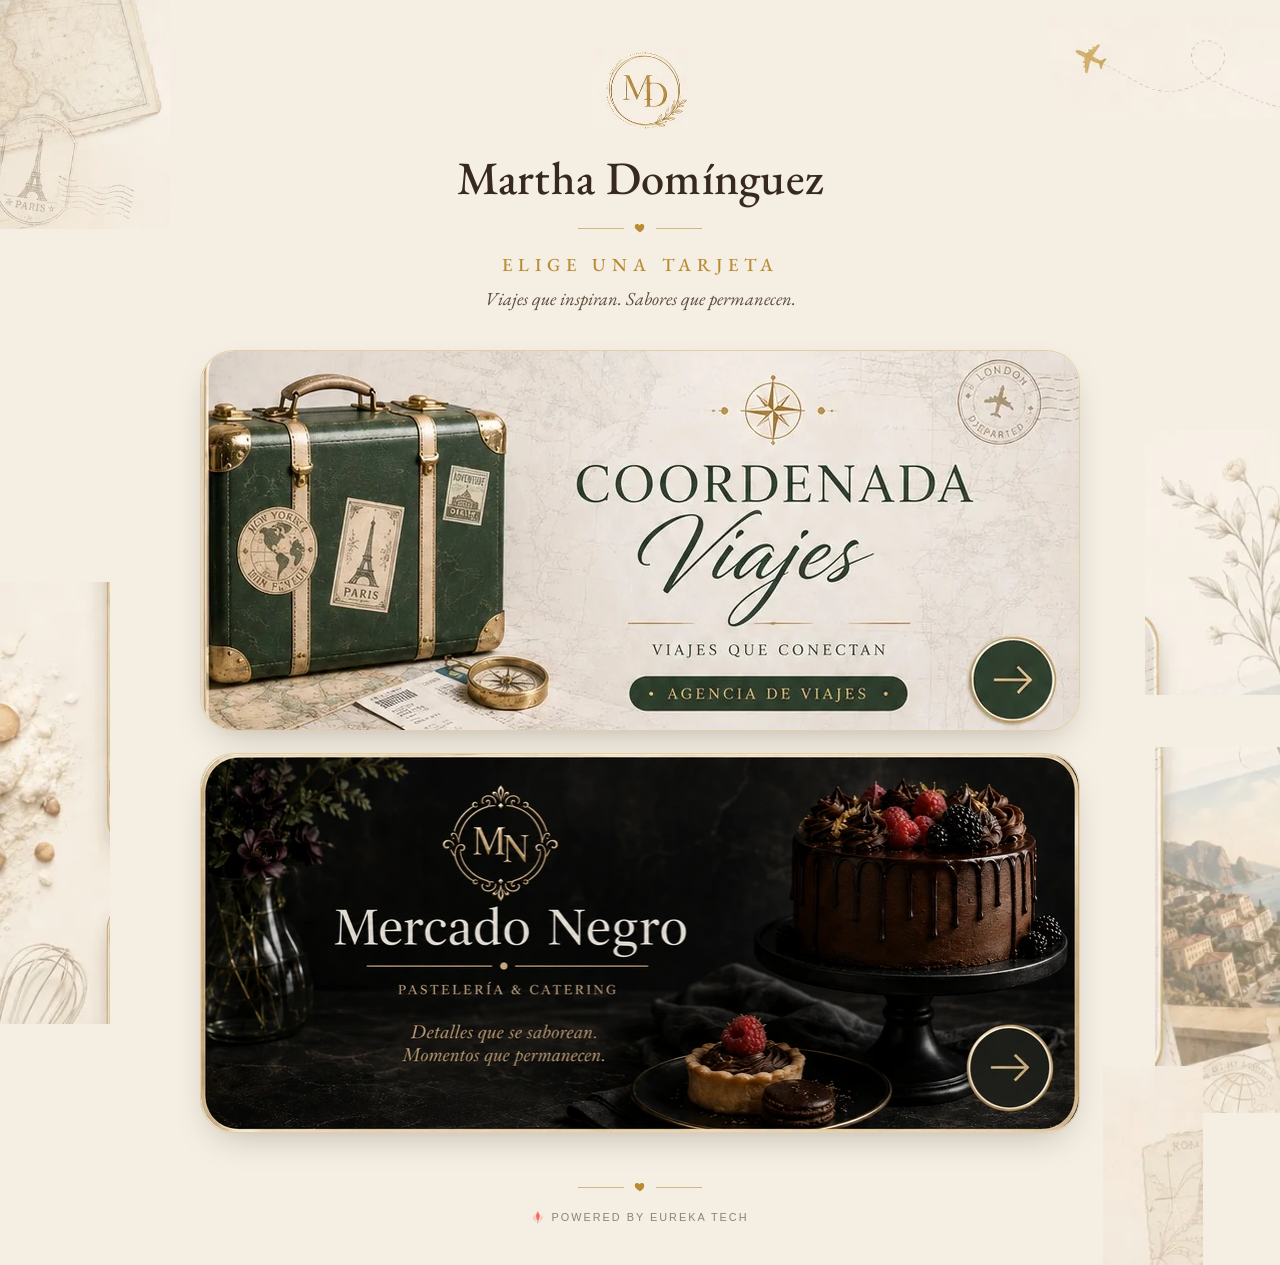
<file: index.html>
<!DOCTYPE html>
<html lang="es">
<head>
  <meta charset="UTF-8">
  <meta name="viewport" content="width=device-width, initial-scale=1.0">
  <link rel="icon" type="image/png" sizes="32x32" href="images/md-icons-v2/martha-md-32.png">
  <link rel="icon" type="image/png" sizes="48x48" href="images/md-icons-v2/martha-md-48.png">
  <link rel="icon" type="image/png" sizes="192x192" href="images/md-icons-v2/martha-md-192.png">
  <link rel="shortcut icon" href="images/md-icons-v2/favicon.ico">
  <link rel="apple-touch-icon" sizes="180x180" href="images/md-icons-v2/martha-md-180.png">
  <meta name="theme-color" content="#F4EEE3">
  <title>Martha Domínguez — Tarjeta Digital</title>
  <meta name="description" content="Tarjeta digital · Coordenada Viajes y Mercado Negro">
  <meta property="og:type" content="profile">
  <meta property="og:title" content="Martha Domínguez">
  <meta property="og:description" content="Tarjeta digital · Coordenada Viajes y Mercado Negro">
  <meta property="og:image" content="https://tarjeta-martha.web.app/images/md-icons/og-share-1200x630.jpg">
  <meta property="og:image:width" content="1200">
  <meta property="og:image:height" content="630">
  <meta property="og:url" content="https://tarjeta-martha.web.app/">
  <meta property="og:site_name" content="Martha Domínguez">
  <meta name="twitter:card" content="summary_large_image">
  <meta name="twitter:title" content="Martha Domínguez">
  <meta name="twitter:description" content="Tarjeta digital · Coordenada Viajes y Mercado Negro">
  <meta name="twitter:image" content="https://tarjeta-martha.web.app/images/md-icons/og-share-1200x630.jpg">
  <link rel="preconnect" href="https://fonts.googleapis.com">
  <link rel="preconnect" href="https://fonts.gstatic.com" crossorigin>
  <link href="https://fonts.googleapis.com/css2?family=EB+Garamond:ital,wght@0,400;0,500;0,600;1,400;1,500&family=Alex+Brush&display=swap" rel="stylesheet">
  <style>
    /* ══════════════════════════════════════════════════════════
       Martha Domínguez — digital card hub.
       Warm cream vintage-travel shell built to the approved
       reference mockup. Card artwork is production imagery,
       used exactly as delivered — no redrawing.
       ══════════════════════════════════════════════════════════ */
    *, *::before, *::after { box-sizing: border-box; margin: 0; padding: 0; }
    html { overflow-x: hidden; }
    a { color: inherit; text-decoration: none; }
    img { display: block; max-width: 100%; }

    body {
      min-height: 100vh;
      min-height: 100dvh;
      background: #F4EEE3;
      display: flex;
      flex-direction: column;
      align-items: center;
      font-family: Arial, Helvetica, sans-serif;
      -webkit-font-smoothing: antialiased;
      overflow-x: hidden;
      position: relative;
      padding: 48px 24px 40px;
    }

    /* ── Decorative fragments — non-interactive, behind content ── */
    .decor {
      position: absolute;
      pointer-events: none;
      z-index: 0;
      opacity: 0.9;
    }
    .decor img { width: 100%; height: auto; display: block; }

    .decor--map-tl   { top: 0;    left: 0;    width: clamp(90px, 14vw, 170px); }
    .decor--plane-tr { top: 18px; right: 0;   width: clamp(120px, 18vw, 230px); }
    .decor--botanical-r { top: 34%; right: 0; width: clamp(80px, 11vw, 135px); }
    .decor--shells-l  { top: 46%; left: 0;    width: clamp(65px, 9vw, 110px); }
    .decor--postcard-r { bottom: 12%; right: 0; width: clamp(75px, 10vw, 125px); }
    .decor--map-br    { bottom: 0; right: 6%; width: clamp(65px, 9vw, 100px); }

    @media (max-width: 720px) {
      .decor--botanical-r, .decor--shells-l, .decor--postcard-r { display: none; }
    }
    @media (max-width: 480px) {
      .decor--map-tl, .decor--plane-tr, .decor--map-br { opacity: 0.55; }
    }

    .hub {
      position: relative;
      z-index: 1;
      width: 100%;
      max-width: 880px;
      display: flex;
      flex-direction: column;
      align-items: center;
    }

    .monogram {
      width: 96px;
      height: auto;
      margin-bottom: 18px;
    }

    .name {
      font-family: 'EB Garamond', Georgia, serif;
      font-weight: 500;
      font-size: clamp(2.1rem, 6vw, 2.9rem);
      color: #38291F;
      letter-spacing: 0.3px;
      text-align: center;
      margin-bottom: 14px;
    }

    .divider {
      display: flex;
      align-items: center;
      gap: 10px;
      color: #B98B34;
      margin-bottom: 18px;
    }
    .divider::before,
    .divider::after {
      content: "";
      width: 46px;
      height: 1px;
      background: rgba(185,139,52,0.55);
    }
    .divider svg { width: 12px; height: 12px; }

    .eyebrow {
      font-family: 'EB Garamond', Georgia, serif;
      font-size: clamp(0.95rem, 2vw, 1.15rem);
      font-weight: 500;
      letter-spacing: 6px;
      text-transform: uppercase;
      color: #B98B34;
      text-align: center;
      margin-bottom: 10px;
    }

    .tagline {
      font-family: 'EB Garamond', Georgia, serif;
      font-style: italic;
      font-size: clamp(0.95rem, 2.2vw, 1.15rem);
      color: #5C4A3A;
      text-align: center;
      margin-bottom: 40px;
    }

    .choices {
      display: flex;
      flex-direction: column;
      gap: 22px;
      width: 100%;
    }

    .choice {
      display: block;
      width: 100%;
      border-radius: 34px;
      overflow: hidden;
      line-height: 0;
      box-shadow: 0 14px 36px -16px rgba(56,41,31,0.35);
      transition: transform 0.18s ease, box-shadow 0.18s ease;
    }
    .choice:hover {
      transform: translateY(-3px);
      box-shadow: 0 20px 44px -16px rgba(56,41,31,0.42);
    }
    .choice:active { transform: translateY(0); }
    .choice:focus-visible {
      outline: 3px solid #B98B34;
      outline-offset: 3px;
    }

    /* Equal visual tile system.
       Both choices share one outer aspect ratio so they read as a matched pair.
       No source image files are modified. */
    .choice {
      aspect-ratio: 879 / 380;
    }

    .choice img {
      width: 100%;
      max-width: none;
      border-radius: 34px;
    }

    /* Coordenada is naturally a little taller. Crop mostly from the quiet
       upper area, preserving the suitcase, compass/ticket and arrow. */
    .choice--cv img {
      height: 100%;
      object-fit: cover;
      object-position: center 76%;
    }

    /* Mercado Negro's final approved tile is delivered natively at
       879:380 — the same ratio as the shared tile aspect-ratio — so
       it renders normally with no crop compensation needed. */
    .choice--mn img {
      width: 100%;
      height: 100%;
      object-fit: cover;
    }

    /* Re-establish a clean common edge after the controlled crops. */
    .choice--cv,
    .choice--mn {
      border: 1px solid rgba(185, 139, 52, 0.32);
      background: #F4EEE3;
    }

    footer {
      position: relative;
      z-index: 1;
      margin-top: 48px;
      text-align: center;
      width: 100%;
    }

    .footer-divider {
      display: flex;
      align-items: center;
      justify-content: center;
      gap: 10px;
      color: #B98B34;
      margin-bottom: 14px;
    }
    .footer-divider::before,
    .footer-divider::after {
      content: "";
      width: 46px;
      height: 1px;
      background: rgba(185,139,52,0.55);
    }
    .footer-divider svg { width: 12px; height: 12px; }

    footer a {
      font-family: Arial, Helvetica, sans-serif;
      font-size: 0.68rem;
      letter-spacing: 2px;
      text-transform: uppercase;
      color: rgba(56,41,31,0.55);
      transition: color 0.2s ease;
    }
    footer a:hover { color: rgba(56,41,31,0.85); }
  </style>
</head>
<body>

  <div class="decor decor--map-tl"><img src="hub-assets/decor/upper-left-vintage-map.webp" alt="" aria-hidden="true"></div>
  <div class="decor decor--plane-tr"><img src="hub-assets/decor/upper-right-plane-route.webp" alt="" aria-hidden="true"></div>
  <div class="decor decor--botanical-r"><img src="hub-assets/decor/right-botanical.webp" alt="" aria-hidden="true"></div>
  <div class="decor decor--shells-l"><img src="hub-assets/decor/left-shells-whisk.webp" alt="" aria-hidden="true"></div>
  <div class="decor decor--postcard-r"><img src="hub-assets/decor/right-coastal-postcard.webp" alt="" aria-hidden="true"></div>
  <div class="decor decor--map-br"><img src="hub-assets/decor/lower-right-map.webp" alt="" aria-hidden="true"></div>

  <div class="hub">

    <img class="monogram" src="hub-assets/brand/martha-md-monogram.webp" alt="">
    <h1 class="name">Martha Domínguez</h1>

    <div class="divider" aria-hidden="true">
      <svg viewBox="0 0 24 24" fill="currentColor"><path d="M12 21s-7.5-4.6-10-9.3C.4 8.1 2.3 4 6.2 4c2.1 0 3.7 1.1 4.8 2.8C12.1 5.1 13.7 4 15.8 4c3.9 0 5.8 4.1 4.2 7.7C19.5 16.4 12 21 12 21z"/></svg>
    </div>

    <p class="eyebrow">Elige una tarjeta</p>
    <p class="tagline">Viajes que inspiran. Sabores que permanecen.</p>

    <div class="choices">

      <a class="choice choice--cv" href="./tarjeta-martha-cv.html" aria-label="Coordenada Viajes — ver tarjeta digital">
        <img
          src="hub-assets/cards/coordenada-viajes.webp"
          alt="Coordenada Viajes — Agencia de viajes"
          width="878" height="413"
        >
      </a>

      <a class="choice choice--mn" href="./tarjeta-martha-mn.html" aria-label="Mercado Negro — ver tarjeta digital">
        <img
          src="hub-assets/cards/mercado-negro.webp"
          alt="Mercado Negro — Pastelería y catering"
          width="879" height="380"
        >
      </a>

    </div>

  </div>

  <footer>
    <div class="footer-divider" aria-hidden="true">
      <svg viewBox="0 0 24 24" fill="currentColor"><path d="M12 21s-7.5-4.6-10-9.3C.4 8.1 2.3 4 6.2 4c2.1 0 3.7 1.1 4.8 2.8C12.1 5.1 13.7 4 15.8 4c3.9 0 5.8 4.1 4.2 7.7C19.5 16.4 12 21 12 21z"/></svg>
    </div>
    <a href="https://www.eurekawebsites.tech/" target="_blank" rel="noopener noreferrer"><img src="images/eureka/eureka-b-64.png" alt="" style="width:14px;height:14px;display:inline-block;vertical-align:-3px;margin-right:6px;">POWERED BY EUREKA TECH</a>
  </footer>

</body>
</html>
</file>
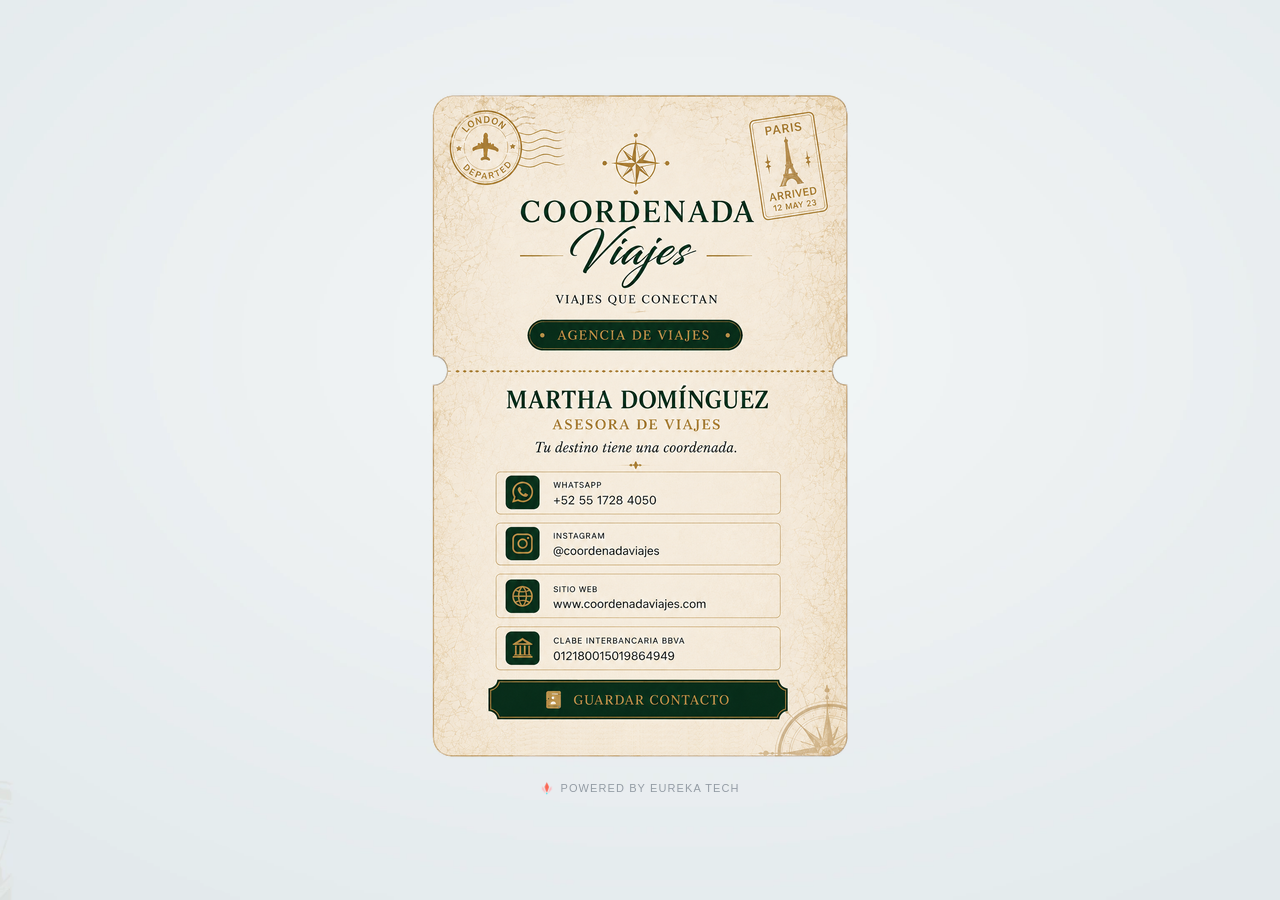
<file: tarjeta-martha-cv.html>
<!DOCTYPE html>
<html lang="es">
<head>
  <meta charset="UTF-8">
  <meta name="viewport" content="width=device-width, initial-scale=1.0">
  <link rel="icon" type="image/x-icon" href="icons-v3/favicon.ico">
  <link rel="icon" type="image/png" sizes="32x32" href="icons-v3/coordenada-favicon-clean-32.png">
  <link rel="icon" type="image/png" sizes="192x192" href="icons-v3/coordenada-favicon-clean-192.png">
  <link rel="apple-touch-icon" sizes="180x180" href="icons-v3/coordenada-favicon-clean-180.png">
  <meta name="theme-color" content="#F5EFDF">
  <title>Martha Domínguez — Coordenada Viajes</title>
  <meta name="description" content="Asesora de Viajes · Viajes personalizados a cualquier rincón del mundo">
  <meta property="og:type" content="profile">
  <meta property="og:title" content="Martha Domínguez — Coordenada Viajes">
  <meta property="og:description" content="Asesora de Viajes · Viajes personalizados a cualquier rincón del mundo">
  <meta property="og:image" content="https://tarjeta-martha.web.app/images/brand/og-share-1200x630.jpg">
  <meta property="og:image:width" content="1200">
  <meta property="og:image:height" content="630">
  <meta property="og:url" content="https://tarjeta-martha.web.app/tarjeta-martha-cv.html">
  <meta property="og:site_name" content="Coordenada Viajes">
  <meta name="twitter:card" content="summary_large_image">
  <meta name="twitter:title" content="Martha Domínguez — Coordenada Viajes">
  <meta name="twitter:description" content="Asesora de Viajes · Viajes personalizados a cualquier rincón del mundo">
  <meta name="twitter:image" content="https://tarjeta-martha.web.app/images/brand/og-share-1200x630.jpg">
  <link rel="stylesheet" href="css/brand-tokens.css">
  <style>
    *, *::before, *::after { box-sizing: border-box; margin: 0; padding: 0; }
    html { overflow-x: hidden; }
    a { color: inherit; text-decoration: none; }
    img { display: block; max-width: 100%; }

    .sr-only {
      position: absolute;
      width: 1px;
      height: 1px;
      padding: 0;
      margin: -1px;
      overflow: hidden;
      clip: rect(0, 0, 0, 0);
      white-space: nowrap;
      border: 0;
    }

    html, body {
      min-height: 100%;
    }

    body {
      min-height: 100vh;
      min-height: 100dvh;
      font-family: Arial, Helvetica, sans-serif;
      -webkit-font-smoothing: antialiased;
      overflow-x: hidden;
      display: flex;
      flex-direction: column;
      align-items: center;
      justify-content: center;
      background:
        url("images/coordenada-card/page-background-light-desktop.webp")
        center center / cover fixed no-repeat;
      padding: 24px 12px;
    }

    @media (max-width: 700px) {
      body {
        background-image:
          url("images/coordenada-card/page-background-light-mobile.webp");
        background-attachment: scroll;
      }
    }

    /* ===== Card =====
       The visible card — background, border, notches, stamps, compass,
       all typography, contact rows, and save plaque — is one locked
       production image. The Eureka attribution is intentionally NOT part
       of that artwork and is NOT positioned over it: it's a page-level
       developer signature (matching the footer used on mario-franco and
       teodoro-gonzalez) that sits outside the card wrapper, centered
       below it. Nothing here draws, positions, or types any visible
       element inside the card; the remaining overlays are invisible
       click targets. */

    .cv-card {
      position: relative;
      width: min(calc(100vw - 24px), 430px);
      aspect-ratio: 1003 / 1568;
      margin-inline: auto;
    }

    .cv-card-art {
      position: absolute;
      inset: 0;
      width: 100%;
      height: 100%;
      object-fit: contain;
      display: block;
      pointer-events: none;
    }

    /* transparent interactive overlays only */
    .hotspot {
      position: absolute;
      display: block;
      background: transparent;
      border: 0;
      padding: 0;
      cursor: pointer;
    }

    /* only show an accessibility focus ring for keyboard users */
    .hotspot:focus-visible {
      outline: 2px solid #b98a34;
      outline-offset: 2px;
    }

    /* Brief copy confirmation. Sits below the card, never over the
       artwork, so it doesn't violate "no visible HTML text over image".
       position: absolute so it never occupies layout space (it would
       otherwise push the footer down even while invisible/opacity:0). */
    .copy-toast {
      position: absolute;
      left: 0;
      right: 0;
      top: calc(100% + 10px);
      text-align: center;
      font-family: Arial, Helvetica, sans-serif;
      font-size: 0.78rem;
      font-weight: 600;
      letter-spacing: 0.04em;
      color: #2D5016;
      opacity: 0;
      transition: opacity 0.2s ease;
      pointer-events: none;
    }
    .copy-toast.show { opacity: 1; }
  </style>
</head>
<body>

  <div class="cv-card" aria-label="Tarjeta digital de Martha Domínguez — Coordenada Viajes">
    <img
      class="cv-card-art"
      src="images/coordenada-card/coordenada-card-approved-exact-430.webp"
      srcset="images/coordenada-card/coordenada-card-approved-exact-430.webp 430w, images/coordenada-card/coordenada-card-approved-exact.webp 1003w"
      sizes="(max-width: 430px) 100vw, 430px"
      alt=""
      draggable="false"
    >

    <!-- transparent interactive overlays only; positions measured from the locked 1003x1568 reference (2026-08-26 rebuild) -->

    <a class="hotspot" href="https://wa.me/5215517284050" target="_blank" rel="noopener noreferrer"
       style="left:16.4506%; top:56.9515%; width:66.2014%; height:6.2500%;"
       aria-label="WhatsApp +52 55 1728 4050"></a>

    <a class="hotspot" href="https://www.instagram.com/coordenada.viajes/" target="_blank" rel="noopener noreferrer"
       style="left:16.4506%; top:64.5408%; width:66.2014%; height:6.2500%;"
       aria-label="Instagram @coordenadaviajes"></a>

    <a class="hotspot" href="https://coordenadaviajes.com" target="_blank" rel="noopener noreferrer"
       style="left:16.4506%; top:72.1301%; width:66.1017%; height:6.5051%;"
       aria-label="Sitio web coordenadaviajes.com"></a>

    <button type="button" class="hotspot" onclick="copyClabeCV(this)"
       style="left:16.4506%; top:79.9745%; width:66.2014%; height:6.4413%;"
       aria-label="Copiar CLABE interbancaria BBVA 012180015019864949">
      <span class="sr-only" id="clabe-cv">012180015019864949</span>
    </button>

    <button type="button" class="hotspot" onclick="saveContactCV()"
       style="left:14.7557%; top:87.9464%; width:69.4915%; height:5.7398%;"
       aria-label="Guardar contacto"></button>

    <p class="copy-toast" id="copy-toast" role="status" aria-live="polite">¡CLABE copiada!</p>

  </div>

  <footer style="text-align:center;padding:20px 0 12px">
    <a href="https://www.eurekawebsites.tech/" target="_blank" rel="noopener noreferrer"
       style="display:inline-flex;align-items:center;font-size:11px;font-weight:500;letter-spacing:0.1em;text-transform:uppercase;color:rgba(44,58,74,0.45);text-decoration:none;transition:color 0.2s;"
       onmouseover="this.style.color='rgba(44,58,74,0.75)'"
       onmouseout="this.style.color='rgba(44,58,74,0.45)'"><img src="images/eureka/eureka-b-64.png" alt="" style="width:14px;height:14px;display:inline-block;vertical-align:-3px;margin-right:6px;">POWERED BY EUREKA TECH</a>
  </footer>

  <script>
    function copyClabeCV(btn) {
      navigator.clipboard.writeText('012180015019864949').then(function() {
        showCopyToast();
      }).catch(function() {
        var range = document.createRange();
        range.selectNode(btn.querySelector('#clabe-cv'));
        window.getSelection().removeAllRanges();
        window.getSelection().addRange(range);
        showCopyToast();
      });
    }

    function showCopyToast() {
      var toast = document.getElementById('copy-toast');
      toast.classList.add('show');
      clearTimeout(showCopyToast._t);
      showCopyToast._t = setTimeout(function() {
        toast.classList.remove('show');
      }, 2000);
    }

    function saveContactCV() {
      var vcard = [
        'BEGIN:VCARD',
        'VERSION:3.0',
        'FN:Martha Domínguez',
        'N:Domínguez;Martha;;;',
        'ORG:Coordenada Viajes',
        'TITLE:Asesora de Viajes',
        'TEL;TYPE=CELL,VOICE:+5215517284050',
        'URL:https://coordenadaviajes.com',
        'X-SOCIALPROFILE;type=instagram:https://www.instagram.com/coordenada.viajes/',
        'NOTE:CLABE BBVA: 012180015019864949',
        'END:VCARD'
      ].join('\r\n');
      var blob = new Blob([vcard], { type: 'text/vcard' });
      var url = URL.createObjectURL(blob);
      var a = document.createElement('a');
      a.href = url;
      a.download = 'Martha-Dominguez-Coordenada.vcf';
      a.click();
      URL.revokeObjectURL(url);
    }
  </script>

</body>
</html>
</file>
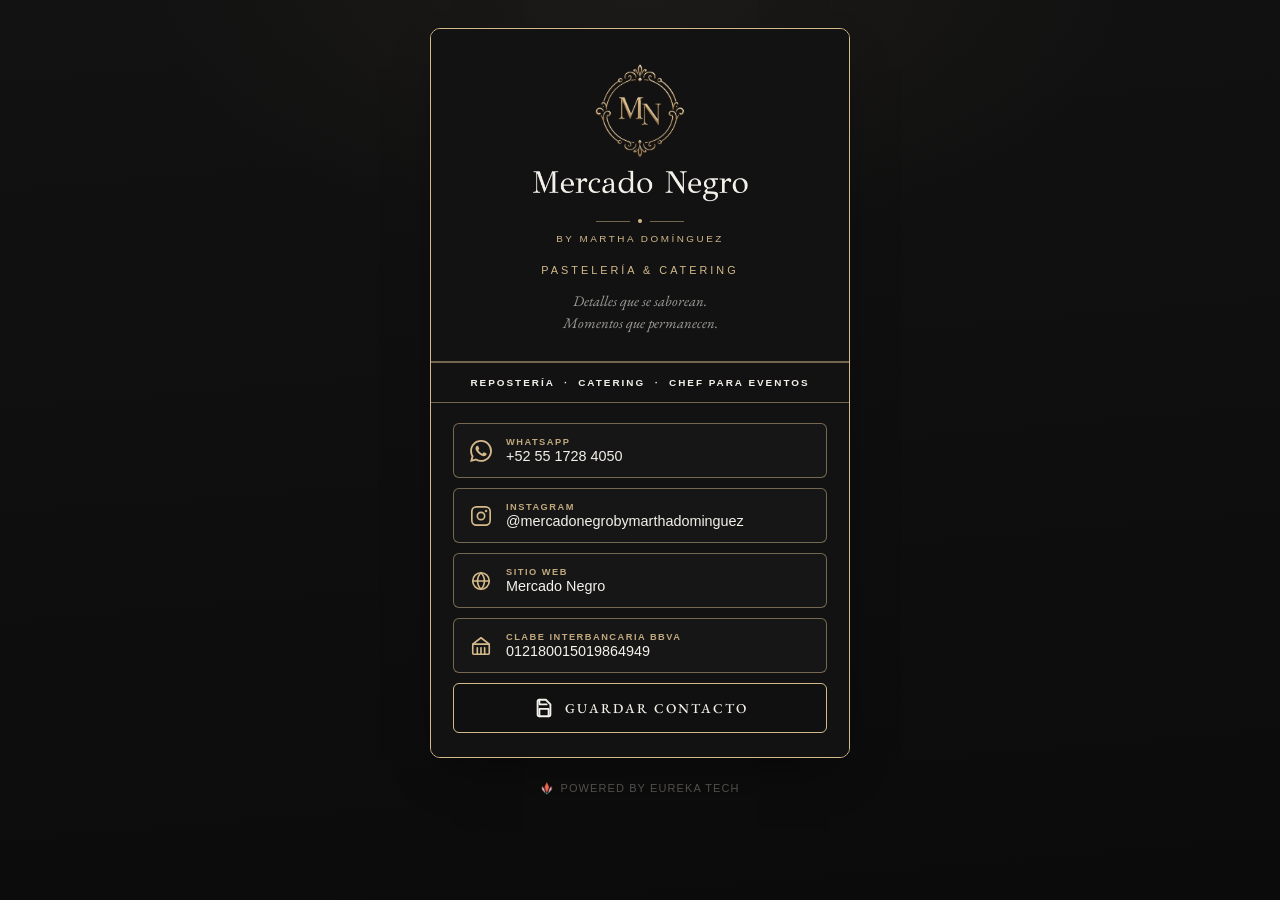
<file: tarjeta-martha-mn.html>
<!DOCTYPE html>
<html lang="es">
<head>
  <meta charset="UTF-8">
  <meta name="viewport" content="width=device-width, initial-scale=1.0">
  <link rel="icon" type="image/png" sizes="32x32" href="brand-final/favicon-transparent/mercado-negro-favicon-32.png">
  <link rel="icon" type="image/png" sizes="192x192" href="brand-final/favicon-transparent/mercado-negro-favicon-192.png">
  <link rel="icon" type="image/png" sizes="512x512" href="brand-final/favicon-transparent/mercado-negro-favicon-512.png">
  <link rel="shortcut icon" href="brand-final/favicon-transparent/favicon.ico">
  <link rel="apple-touch-icon" sizes="180x180" href="brand-final/favicon-transparent/mercado-negro-favicon-180.png">
  <meta name="theme-color" content="#0B0B0B">
  <title>Martha Domínguez — Mercado Negro</title>
  <meta name="description" content="Pastelería & Catering">
  <meta property="og:type" content="profile">
  <meta property="og:title" content="Martha Domínguez — Mercado Negro">
  <meta property="og:description" content="Pastelería & Catering">
  <meta property="og:image" content="https://tarjeta-martha.web.app/brand-final/social/mercado-negro-social-share-1200x630.png">
  <meta property="og:image:width" content="1200">
  <meta property="og:image:height" content="630">
  <meta property="og:url" content="https://tarjeta-martha.web.app/tarjeta-martha-mn.html">
  <meta property="og:site_name" content="Mercado Negro">
  <meta name="twitter:card" content="summary_large_image">
  <meta name="twitter:title" content="Martha Domínguez — Mercado Negro">
  <meta name="twitter:description" content="Pastelería & Catering">
  <meta name="twitter:image" content="https://tarjeta-martha.web.app/brand-final/social/mercado-negro-social-share-1200x630.png">
  <link rel="preconnect" href="https://fonts.googleapis.com">
  <link rel="preconnect" href="https://fonts.gstatic.com" crossorigin>
  <link href="https://fonts.googleapis.com/css2?family=EB+Garamond:ital,wght@0,400;0,500;0,600;1,400;1,500&display=swap" rel="stylesheet">
  <link rel="stylesheet" href="css/mn-brand-tokens.css">
  <style>
    /* ══════════════════════════════════════════════════════════
       Mercado Negro digital card — FINAL LOCKED BRAND.
       Option 2 monogram (ornate gold-frame "MN") + Option 4
       wordmark (upright Didot-style serif "Mercado Negro") +
       Option C palette (Black + Champagne), locked.
       Black/near-black dominant, ivory primary text, champagne
       restrained accent only — no chocolate/brown surfaces, no
       dusty-rose primary CTA. Monogram and wordmark are supplied as
       separate images, used as delivered, not redrawn.
       See brand-final/ and css/mn-brand-tokens.css.
       ══════════════════════════════════════════════════════════ */
    *, *::before, *::after { box-sizing: border-box; margin: 0; padding: 0; }
    html { overflow-x: hidden; }
    a { color: inherit; text-decoration: none; }
    img { display: block; max-width: 100%; }

    body {
      min-height: 100vh;
      min-height: 100dvh;
      font-family: var(--mn-sans);
      -webkit-font-smoothing: antialiased;
      overflow-x: hidden;
      display: flex;
      flex-direction: column;
      align-items: center;
      background:
        radial-gradient(ellipse 70% 50% at 50% 0%, rgba(212,185,138,0.05) 0%, transparent 55%),
        linear-gradient(175deg, var(--mn-charcoal) 0%, var(--mn-black) 100%);
      padding: 28px 20px 36px;
    }

    .card-mn {
      background: var(--mn-panel);
      color: var(--mn-ivory);
      width: 100%;
      max-width: 420px;
      border-radius: var(--mn-radius);
      border: 1px solid var(--mn-champagne);
      overflow: hidden;
      box-shadow: var(--mn-shadow-card);
    }

    .card-mn .top {
      background: var(--mn-panel);
      padding: 34px 28px 26px;
      text-align: center;
      border-bottom: 1px solid var(--mn-divider);
    }

    /* Primary brand mark — supplied monogram (Option 2, ornate gold
       frame) and wordmark (Option 4, upright serif) images, used
       exactly as delivered, stacked with breathing room between them. */
    .card-mn .monogram {
      width: 92px;
      height: auto;
      margin: 0 auto 4px;
      display: block;
    }

    /* CLEAN wordmark asset (mercado-negro-wordmark-option4-CLEAN-
       transparent.png) contains only the "Mercado Negro" mark itself —
       no baked byline, no crop compensation needed. Rendered at its
       natural proportions with plain responsive sizing; the divider
       and byline below are real HTML/CSS, not part of the image.
       Source file used exactly as delivered — not cropped, masked,
       re-exported, or redrawn. */
    .card-mn .wordmark {
      display: block;
      width: 100%;
      max-width: 240px;
      height: auto;
      margin: 0 auto 10px;
    }
    .card-mn .wordmark-rule {
      display: flex;
      align-items: center;
      justify-content: center;
      gap: 8px;
      margin-bottom: 10px;
    }
    .card-mn .wordmark-rule::before,
    .card-mn .wordmark-rule::after {
      content: "";
      width: 34px;
      height: 1px;
      background: var(--mn-divider);
    }
    .card-mn .wordmark-rule span {
      width: 4px;
      height: 4px;
      border-radius: 50%;
      background: var(--mn-champagne);
      display: block;
    }
    .card-mn .byline {
      font-family: var(--mn-sans);
      font-size: 0.62rem;
      letter-spacing: 2.5px;
      text-transform: uppercase;
      color: var(--mn-champagne);
      margin-bottom: 20px;
    }

    .card-mn .descriptor {
      font-family: var(--mn-sans);
      font-size: 0.68rem;
      letter-spacing: 3px;
      text-transform: uppercase;
      color: var(--mn-gold);
      margin-bottom: 14px;
    }

    .card-mn .tagline {
      font-family: var(--mn-serif-italic);
      font-style: italic;
      font-size: 0.92rem;
      color: var(--mn-cream-muted);
      line-height: 1.5;
    }

    .card-mn .strip {
      background: var(--mn-panel);
      padding: 11px 20px;
      text-align: center;
      font-family: var(--mn-sans);
      font-weight: 700;
      font-size: 0.62rem;
      letter-spacing: 2px;
      text-transform: uppercase;
      color: var(--mn-ivory);
      border-top: 1px solid var(--mn-divider);
      border-bottom: 1px solid var(--mn-divider);
      white-space: normal;
      line-height: 1.8;
    }

    .card-mn .contact {
      padding: 20px 22px 24px;
      display: flex;
      flex-direction: column;
      gap: 10px;
      background: var(--mn-panel);
    }

    .card-mn .btn {
      display: flex;
      align-items: center;
      gap: 14px;
      padding: 13px 16px;
      border-radius: var(--mn-radius-sm);
      font-family: var(--mn-sans);
      font-size: 0.85rem;
      transition: opacity 0.18s ease, transform 0.1s ease, border-color 0.18s ease;
      background: var(--mn-panel-2);
      border: 1px solid var(--mn-divider);
      color: var(--mn-ivory);
      cursor: pointer;
      width: 100%;
      text-align: left;
    }

    .card-mn .btn:hover { opacity: 0.85; transform: translateY(-1px); border-color: var(--mn-champagne); }
    .card-mn .btn:active { transform: translateY(0); }
    .card-mn .btn:focus-visible {
      outline: 2px solid var(--mn-champagne);
      outline-offset: 2px;
    }

    .card-mn .btn-icon { width: 22px; height: 22px; flex-shrink: 0; }

    .card-mn .btn-label {
      display: flex;
      flex-direction: column;
      gap: 1px;
      flex: 1;
      min-width: 0;
    }

    .card-mn .btn-type {
      font-size: 0.58rem;
      letter-spacing: 1.5px;
      text-transform: uppercase;
      color: var(--mn-champagne);
      opacity: 0.9;
      font-weight: 700;
      font-family: var(--mn-sans);
    }

    .card-mn .btn-value {
      font-family: var(--mn-sans);
      font-size: 0.9rem;
      color: var(--mn-ivory);
      word-break: break-all;
    }

    /* Primary action — Option C outline treatment: near-black fill,
       champagne border, ivory text. No filled color block. */
    .card-mn .btn-save {
      background: var(--mn-button-fill);
      border: 1px solid var(--mn-button-border);
      color: var(--mn-button-text);
      justify-content: center;
      gap: 10px;
      font-family: var(--mn-serif);
      font-weight: 500;
      letter-spacing: 2px;
      font-size: 0.85rem;
      text-transform: uppercase;
    }
    .card-mn .btn-save:hover { background: var(--mn-button-fill-hover); border-color: var(--mn-champagne-soft); }
  </style>
</head>
<body>

  <div class="card-mn">

    <div class="top">
      <img
        class="monogram"
        src="brand-final/logo/mercado-negro-monogram-option2-locked-transparent.webp"
        alt=""
        width="1008" height="1051"
      >
      <img
        class="wordmark"
        src="brand-final/logo/mercado-negro-wordmark-option4-CLEAN-transparent.png"
        alt="Mercado Negro"
        width="1673" height="324"
      >
      <div class="wordmark-rule" aria-hidden="true"><span></span></div>
      <p class="byline">By Martha Domínguez</p>

      <p class="descriptor">Pastelería &amp; Catering</p>
      <p class="tagline">Detalles que se saborean.<br>Momentos que permanecen.</p>
    </div>

    <div class="strip">
      Repostería &nbsp;·&nbsp; Catering &nbsp;·&nbsp; Chef para eventos
    </div>

    <div class="contact">

      <a class="btn" href="https://wa.me/5215517284050" target="_blank" rel="noopener noreferrer">
        <svg class="btn-icon" viewBox="0 0 24 24" fill="#D4B98A" xmlns="http://www.w3.org/2000/svg">
          <path d="M17.472 14.382c-.297-.149-1.758-.867-2.03-.967-.273-.099-.471-.148-.67.15-.197.297-.767.966-.94 1.164-.173.199-.347.223-.644.075-.297-.15-1.255-.463-2.39-1.475-.883-.788-1.48-1.761-1.653-2.059-.173-.297-.018-.458.13-.606.134-.133.298-.347.446-.52.149-.174.198-.298.298-.497.099-.198.05-.371-.025-.52-.075-.149-.669-1.612-.916-2.207-.242-.579-.487-.5-.669-.51-.173-.008-.371-.01-.57-.01-.198 0-.52.074-.792.372-.272.297-1.04 1.016-1.04 2.479 0 1.462 1.065 2.875 1.213 3.074.149.198 2.096 3.2 5.077 4.487.709.306 1.262.489 1.694.625.712.227 1.36.195 1.871.118.571-.085 1.758-.719 2.006-1.413.248-.694.248-1.289.173-1.413-.074-.124-.272-.198-.57-.347m-5.421 7.403h-.004a9.87 9.87 0 01-5.031-1.378l-.361-.214-3.741.982.998-3.648-.235-.374a9.86 9.86 0 01-1.51-5.26c.001-5.45 4.436-9.884 9.888-9.884 2.64 0 5.122 1.03 6.988 2.898a9.825 9.825 0 012.893 6.994c-.003 5.45-4.437 9.884-9.885 9.884m8.413-18.297A11.815 11.815 0 0012.05 0C5.495 0 .16 5.335.157 11.892c0 2.096.547 4.142 1.588 5.945L.057 24l6.305-1.654a11.882 11.882 0 005.683 1.448h.005c6.554 0 11.89-5.335 11.893-11.893a11.821 11.821 0 00-3.48-8.413z"/>
        </svg>
        <span class="btn-label">
          <span class="btn-type">WhatsApp</span>
          <span class="btn-value">+52 55 1728 4050</span>
        </span>
      </a>

      <a class="btn" href="https://www.instagram.com/mercadonegrobymarthadominguez" target="_blank" rel="noopener noreferrer">
        <svg class="btn-icon" viewBox="0 0 24 24" fill="none" stroke="#D4B98A" stroke-width="1.8" stroke-linecap="round" stroke-linejoin="round" xmlns="http://www.w3.org/2000/svg">
          <rect x="2" y="2" width="20" height="20" rx="5" ry="5"/>
          <circle cx="12" cy="12" r="4"/>
          <circle cx="17.5" cy="6.5" r="0.5" fill="#D4B98A"/>
        </svg>
        <span class="btn-label">
          <span class="btn-type">Instagram</span>
          <span class="btn-value">@mercadonegrobymarthadominguez</span>
        </span>
      </a>

      <a class="btn" href="https://eureka-mn-store.web.app/" target="_blank" rel="noopener noreferrer">
        <svg class="btn-icon" viewBox="0 0 24 24" fill="none" stroke="#D4B98A" stroke-width="1.8" stroke-linecap="round" stroke-linejoin="round" xmlns="http://www.w3.org/2000/svg">
          <circle cx="12" cy="12" r="9"/>
          <line x1="3" y1="12" x2="21" y2="12"/>
          <path d="M12 3c2.5 2.5 3.75 5.5 3.75 9s-1.25 6.5-3.75 9c-2.5-2.5-3.75-5.5-3.75-9S9.5 5.5 12 3z"/>
        </svg>
        <span class="btn-label">
          <span class="btn-type">Sitio Web</span>
          <span class="btn-value">Mercado Negro</span>
        </span>
      </a>

      <button class="btn" onclick="copyClabeM(this)" type="button">
        <svg class="btn-icon" viewBox="0 0 24 24" fill="none" stroke="#D4B98A" stroke-width="1.8" stroke-linecap="round" stroke-linejoin="round" xmlns="http://www.w3.org/2000/svg">
          <rect x="3" y="10" width="18" height="11" rx="1"/>
          <polyline points="3 10 12 3 21 10"/>
          <line x1="8" y1="14" x2="8" y2="21"/>
          <line x1="12" y1="14" x2="12" y2="21"/>
          <line x1="16" y1="14" x2="16" y2="21"/>
        </svg>
        <span class="btn-label">
          <span class="btn-type">CLABE interbancaria BBVA</span>
          <span class="btn-value" id="clabe-mn">012180015019864949</span>
        </span>
      </button>

      <button class="btn btn-save" onclick="saveContactMN()" type="button">
        <svg class="btn-icon" viewBox="0 0 24 24" fill="none" stroke="#F4F1EA" stroke-width="2" stroke-linecap="round" stroke-linejoin="round" xmlns="http://www.w3.org/2000/svg">
          <path d="M17 21H7a2 2 0 0 1-2-2V5a2 2 0 0 1 2-2h7l5 5v11a2 2 0 0 1-2 2z"/>
          <polyline points="17 21 17 13 7 13 7 21"/>
          <polyline points="7 3 7 8 15 8"/>
        </svg>
        Guardar contacto
      </button>

    </div>
  </div>

  <footer style="text-align:center;padding:20px 0 12px">
    <a href="https://www.eurekawebsites.tech/" target="_blank" rel="noopener noreferrer"
       style="font-size:11px;font-weight:500;letter-spacing:0.1em;text-transform:uppercase;color:rgba(245,240,230,0.3);text-decoration:none;transition:color 0.2s;"
       onmouseover="this.style.color='rgba(245,240,230,0.6)'"
       onmouseout="this.style.color='rgba(245,240,230,0.3)'"><img src="images/eureka/eureka-b-64.png" alt="" style="width:14px;height:14px;display:inline-block;vertical-align:-3px;margin-right:6px;">POWERED BY EUREKA TECH</a>
  </footer>

  <script>
    function copyClabeM(btn) {
      navigator.clipboard.writeText('012180015019864949').then(function() {
        var el = btn.querySelector('#clabe-mn');
        var orig = el.textContent;
        el.textContent = '¡Copiado!';
        setTimeout(function() { el.textContent = orig; }, 2000);
      }).catch(function() {
        var range = document.createRange();
        range.selectNode(btn.querySelector('#clabe-mn'));
        window.getSelection().removeAllRanges();
        window.getSelection().addRange(range);
      });
    }

    function saveContactMN() {
      var vcard = [
        'BEGIN:VCARD',
        'VERSION:3.0',
        'FN:Martha Domínguez',
        'N:Domínguez;Martha;;;',
        'ORG:Mercado Negro',
        'TITLE:Repostería · Catering · Chef para eventos',
        'TEL;TYPE=CELL,VOICE:+5215517284050',
        'X-SOCIALPROFILE;type=instagram:https://www.instagram.com/mercadonegrobymarthadominguez',
        'NOTE:CLABE BBVA: 012180015019864949',
        'END:VCARD'
      ].join('\r\n');
      var blob = new Blob([vcard], { type: 'text/vcard' });
      var url = URL.createObjectURL(blob);
      var a = document.createElement('a');
      a.href = url;
      a.download = 'Martha-Dominguez-Mercado-Negro.vcf';
      a.click();
      URL.revokeObjectURL(url);
    }
  </script>

</body>
</html>
</file>
<file: css/brand-tokens.css>
:root {
  /* Coordenada Viajes — canonical UI palette */
  --cv-green: #2D5016;
  --cv-dark-green: #1E3A0F;
  --cv-gold: #C9A84C;
  --cv-gold-hover: #B8963E;
  --cv-cream: #F5F0E8;
  --cv-light-bg: #FAF7F2;
  --cv-text: #2A2318;
  --cv-muted: #7A6E5A;
  --cv-border: #D6CFBF;

  /* Typography */
  --cv-serif: "EB Garamond", Georgia, "Times New Roman", serif;
  --cv-sans: Arial, Helvetica, sans-serif;

  /* Shared geometry */
  --cv-radius: 3px;
  --cv-section-space: 88px;
  --cv-card-gap: 28px;
  --cv-shadow-card: 0 10px 36px rgba(45, 80, 22, 0.11);
}

/*
IMPORTANT:
- Do not recreate the approved logo in CSS/SVG.
- Use the supplied PNG/WebP assets.
- The logo artwork contains its own darker greens / metallic-gold shading.
  Do NOT recolor it to force-match these flat UI tokens.
*/
</file>
<file: css/mn-brand-tokens.css>
:root {
  /* ══════════════════════════════════════════════════════════
     Mercado Negro — canonical UI palette
     FINAL LOCKED BRAND (current): Option 2 monogram + Option 4
     wordmark + Option C palette (Black + Champagne). Black/near-black
     dominant, ivory primary text, champagne restrained accent.
     No brown/chocolate-forward surfaces, no dusty-rose primary CTA.
     Values match brand-final/tokens/mn-brand-tokens.json exactly
     (the supplied source of truth) — see MN-BRAND-NOTES.md for full
     direction history.
     ══════════════════════════════════════════════════════════ */

  --mn-black:         #0B0B0B; /* deepest background tier */
  --mn-near-black:    #121212; /* primary background / panel */
  --mn-ivory:         #F4F1EA; /* primary text/logo color */
  --mn-champagne:     #D4B98A; /* restrained accent — borders, rules, labels */
  --mn-champagne-soft: #c7a878; /* secondary/muted champagne, derived for hover states */
  --mn-divider:       rgba(212,185,138,0.5);

  --mn-button-fill:       #101010;
  --mn-button-fill-hover: #161616;
  --mn-button-border:     #D4B98A;
  --mn-button-text:       #F4F1EA;

  /* Back-compat aliases — older markup in this project may still
     reference earlier-pass variable names; keep them mapped onto the
     current locked values so nothing silently reverts to a
     superseded palette. */
  --mn-charcoal:      var(--mn-near-black);
  --mn-panel:         var(--mn-near-black);
  --mn-panel-2:       #161616;
  --mn-cream:         var(--mn-ivory);
  --mn-cream-muted:   rgba(244,241,234,0.62);
  --mn-cream-faint:   rgba(244,241,234,0.4);
  --mn-gold:          var(--mn-champagne);
  --mn-gold-bright:   #e3cda3;
  --mn-gold-dim:      rgba(212,185,138,0.35);
  --mn-border:        rgba(212,185,138,0.28);
  --mn-charcoal-2:    var(--mn-panel-2);

  /* Typography */
  --mn-serif:        'EB Garamond', Georgia, 'Times New Roman', serif; /* editorial headings, byline, section titles */
  --mn-serif-italic:  'EB Garamond', Georgia, serif; /* emotional/editorial copy, italic */
  --mn-sans:          Arial, Helvetica, sans-serif; /* functional / UI text */

  /* Shared geometry */
  --mn-radius:        10px;
  --mn-radius-sm:      6px;
  --mn-section-space: 88px;
  --mn-shadow-card:   0 20px 48px -20px rgba(0,0,0,0.6);
}

/*
IMPORTANT — FINAL LOCKED BRAND (current, supersedes all earlier passes):
- Monogram = brand-final/logo/mercado-negro-monogram-option2-locked-transparent.webp
  (ornate circular gold-frame "MN" monogram, richer 3D gold finish).
  Primary mark for compact/favicon/social/badge use.
- Wordmark = brand-final/logo/mercado-negro-wordmark-option4-CLEAN-transparent.png
  ("Mercado Negro" in a clean upright Didot-style serif — NOT the
  script/cursive treatment used in every earlier pass). This CLEAN
  file contains only the wordmark itself (no baked byline/divider,
  no crop needed) and supersedes the earlier
  mercado-negro-wordmark-option4-transparent.webp, which had a
  truncated byline baked into its bottom edge. Used as its own
  separate image alongside the monogram, not fused into one lockup
  file.
- Leave breathing room between the monogram and the wordmark when
  stacking them — do not place them tight against each other.
- These are supplied, approved, production assets. Do NOT redraw,
  trace, simplify, reinterpret, or replace them. Do NOT substitute a
  script font for the wordmark — Option 4 (upright serif) is locked.
- Primary CTA = outline treatment: --mn-button-fill (near-black) fill,
  --mn-button-border (champagne) border, --mn-button-text (ivory)
  text. No filled color block.
- Service descriptors ("PASTELERÍA & CATERING") and taglines stay as
  live HTML text, not baked into any logo file.
- The Martha Domínguez hub's Mercado Negro tile
  (tarjeta-martha/index.html, hub-assets/cards/mercado-negro.webp)
  is a single flat composite photo with the OLD branding baked into
  its pixels — it was intentionally left unchanged in this pass per
  the user's direction. See MN-BRAND-NOTES.md "Hub tile — pending."
*/
</file>
